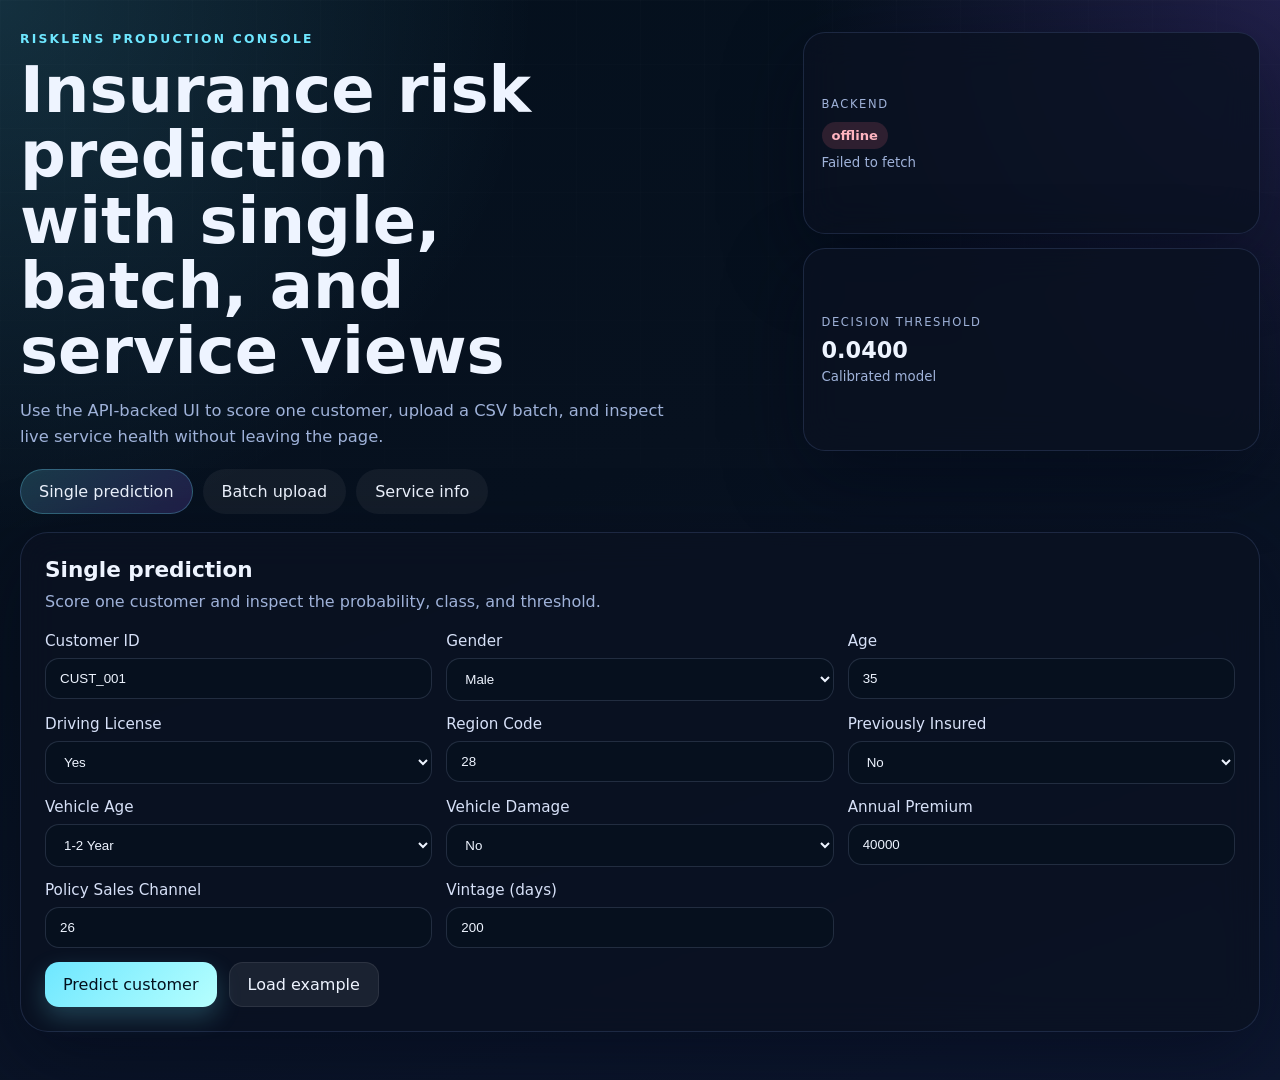
<file: frontend/index.html>
<!doctype html>
<html lang="en">
<head>
  <meta charset="utf-8">
  <meta name="viewport" content="width=device-width,initial-scale=1">
  <title>RiskLens - Insurance Risk Prediction</title>
  <link rel="stylesheet" href="styles.css">
</head>
<body>
  <div class="shell">
    <header class="hero">
      <div>
        <p class="eyebrow">RiskLens Production Console</p>
        <h1>Insurance risk prediction with single, batch, and service views</h1>
        <p class="lede">Use the API-backed UI to score one customer, upload a CSV batch, and inspect live service health without leaving the page.</p>
      </div>
      <div class="hero-stats">
        <div class="stat-card">
          <span class="stat-label">Backend</span>
          <strong id="backend-status">Checking...</strong>
          <small id="backend-status-detail">Connecting to API</small>
        </div>
        <div class="stat-card">
          <span class="stat-label">Decision threshold</span>
          <strong id="threshold-value">0.0400</strong>
          <small>Calibrated model</small>
        </div>
      </div>
    </header>

    <nav class="tabs" aria-label="Prediction modes">
      <button class="tab active" data-tab="single">Single prediction</button>
      <button class="tab" data-tab="batch">Batch upload</button>
      <button class="tab" data-tab="service">Service info</button>
    </nav>

    <main class="grid">
      <section class="panel tab-panel active" id="single-panel">
        <div class="panel-head">
          <div>
            <h2>Single prediction</h2>
            <p>Score one customer and inspect the probability, class, and threshold.</p>
          </div>
        </div>
        <form id="predict-form" class="form-grid">
          <label>
            Customer ID
            <input name="id" value="CUST_001" required>
          </label>
          <label>
            Gender
            <select name="gender">
              <option>Male</option>
              <option>Female</option>
            </select>
          </label>
          <label>
            Age
            <input type="number" name="age" value="35" min="18" max="120">
          </label>
          <label>
            Driving License
            <select name="driving_license">
              <option value="1">Yes</option>
              <option value="0">No</option>
            </select>
          </label>
          <label>
            Region Code
            <input type="number" name="region_code" value="28">
          </label>
          <label>
            Previously Insured
            <select name="previously_insured">
              <option value="0">No</option>
              <option value="1">Yes</option>
            </select>
          </label>
          <label>
            Vehicle Age
            <select name="vehicle_age">
              <option>1-2 Year</option>
              <option>&lt; 1 Year</option>
              <option>&gt; 2 Years</option>
            </select>
          </label>
          <label>
            Vehicle Damage
            <select name="vehicle_damage">
              <option>No</option>
              <option>Yes</option>
            </select>
          </label>
          <label>
            Annual Premium
            <input type="number" name="annual_premium" value="40000">
          </label>
          <label>
            Policy Sales Channel
            <input type="number" name="policy_sales_channel" value="26">
          </label>
          <label>
            Vintage (days)
            <input type="number" name="vintage" value="200">
          </label>
          <div class="form-actions">
            <button type="submit" class="primary">Predict customer</button>
            <button type="button" id="fill-example" class="secondary">Load example</button>
          </div>
        </form>
        <div id="result" class="result-card hidden"></div>
      </section>

      <section class="panel tab-panel" id="batch-panel">
        <div class="panel-head">
          <div>
            <h2>Batch prediction</h2>
            <p>Upload a CSV with the same columns as the single prediction form.</p>
          </div>
        </div>
        <div class="batch-layout">
          <div class="upload-card">
            <label class="file-drop">
              <input type="file" id="batch-file" accept=".csv,text/csv">
              <span>Drop or choose a CSV file</span>
              <small>Columns: id, gender, age, driving_license, region_code, previously_insured, vehicle_age, vehicle_damage, annual_premium, policy_sales_channel, vintage</small>
            </label>
            <div class="inline-actions">
              <button type="button" id="run-batch" class="primary">Run batch prediction</button>
              <button type="button" id="download-sample" class="secondary">Download sample CSV</button>
            </div>
          </div>
          <div class="batch-summary">
            <div class="summary-pill"><span>Rows</span><strong id="batch-rows">0</strong></div>
            <div class="summary-pill"><span>Positive rate</span><strong id="batch-positive-rate">0%</strong></div>
            <div class="summary-pill"><span>Highest risk</span><strong id="batch-top-risk">-</strong></div>
          </div>
        </div>
        <div id="batch-result" class="table-wrap hidden"></div>
      </section>

      <section class="panel tab-panel" id="service-panel">
        <div class="panel-head">
          <div>
            <h2>Service information</h2>
            <p>Quick checks for the deployed backend and model metadata.</p>
          </div>
        </div>
        <div class="service-grid">
          <button type="button" id="refresh-health" class="info-card clickable">
            <span class="card-label">Health</span>
            <strong id="health-value">Refresh</strong>
            <small id="health-detail">Live API status</small>
          </button>
          <button type="button" id="refresh-model" class="info-card clickable">
            <span class="card-label">Model info</span>
            <strong id="model-name">Load model</strong>
            <small id="model-detail">Version and threshold</small>
          </button>
          <a class="info-card link-card" href="https://risklens-erez.onrender.com/docs" target="_blank" rel="noreferrer">
            <span class="card-label">Docs</span>
            <strong>Open API docs</strong>
            <small>/docs endpoint</small>
          </a>
        </div>
      </section>
    </main>
  </div>
  <script src="app.js"></script>
</body>
</html>
</file>
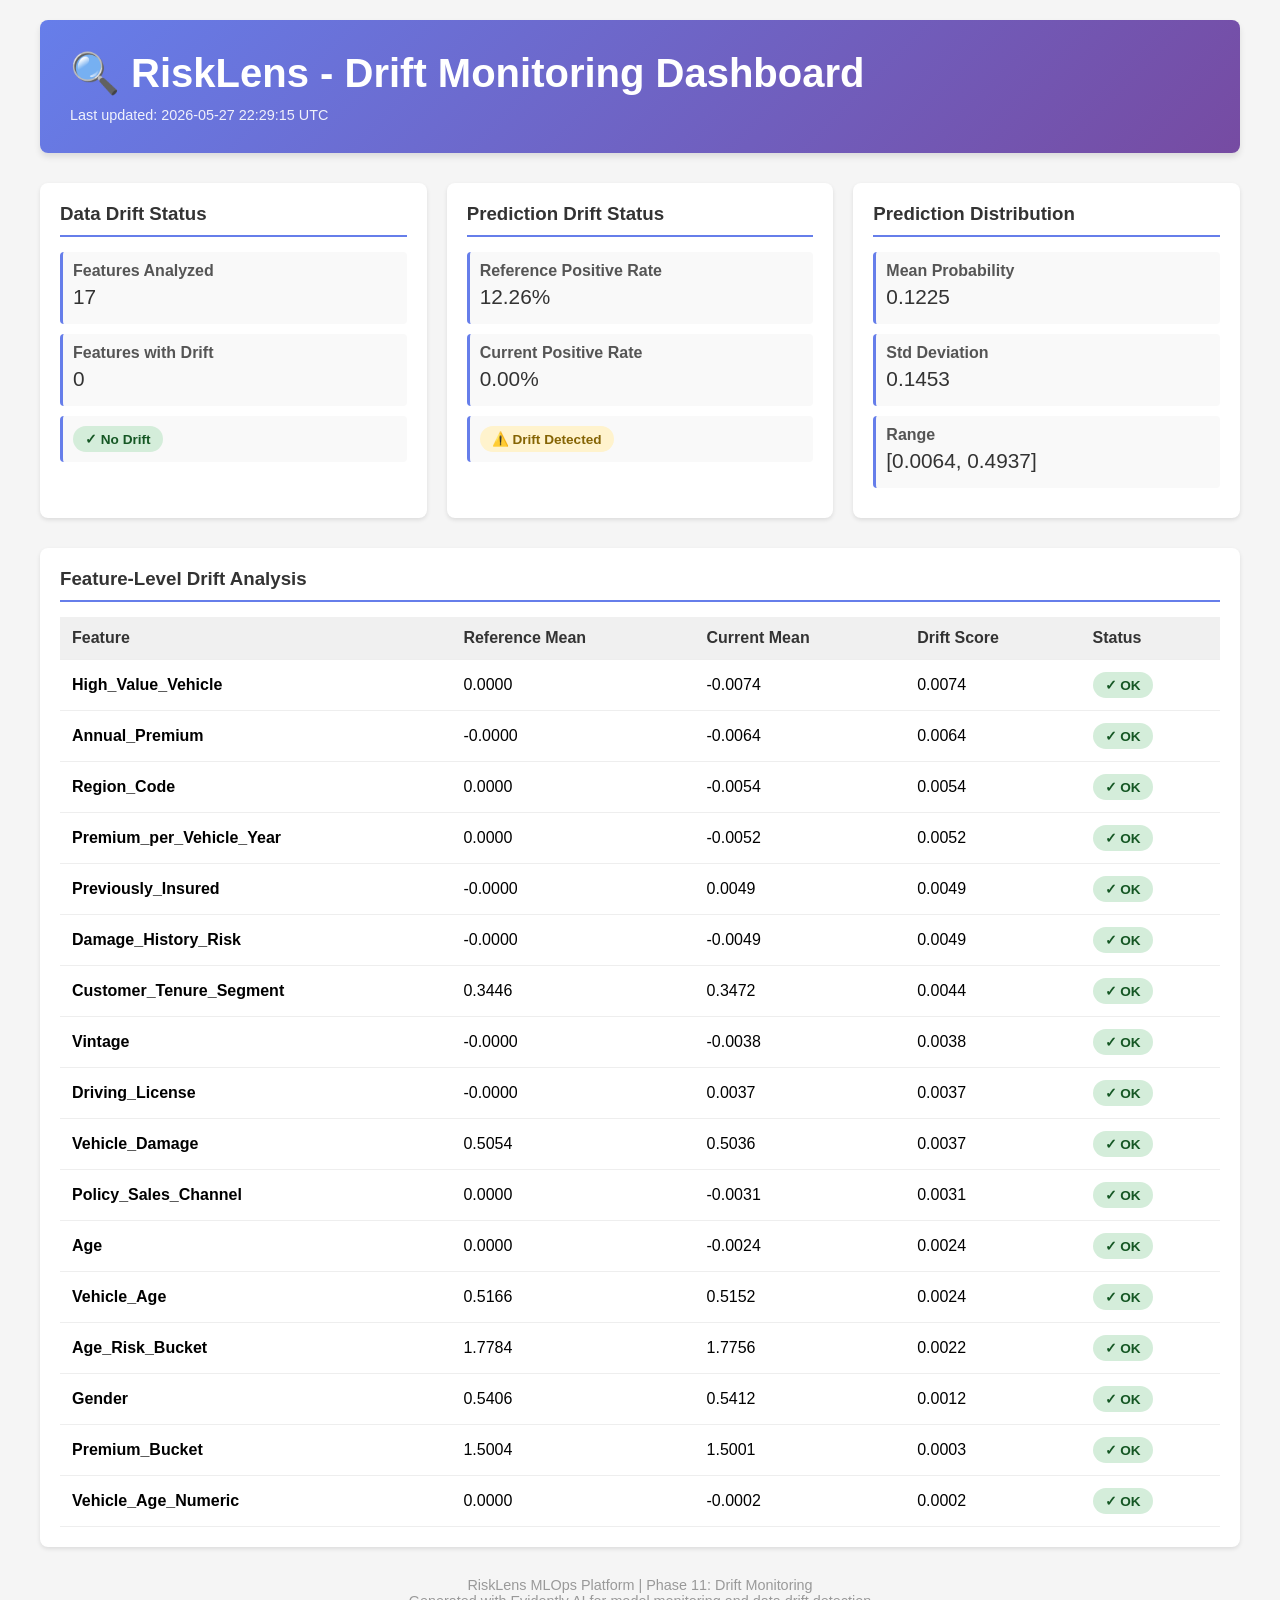
<file: monitoring/drift_dashboard.html>
<!DOCTYPE html>
<html>
<head>
    <title>RiskLens - Drift Monitoring Dashboard</title>
    <style>
        * { margin: 0; padding: 0; box-sizing: border-box; }
        body {
            font-family: -apple-system, BlinkMacSystemFont, 'Segoe UI', Roboto, 'Helvetica Neue', Arial, sans-serif;
            background: #f5f5f5;
            padding: 20px;
        }
        .container {
            max-width: 1200px;
            margin: 0 auto;
        }
        header {
            background: linear-gradient(135deg, #667eea 0%, #764ba2 100%);
            color: white;
            padding: 30px;
            border-radius: 8px;
            margin-bottom: 30px;
            box-shadow: 0 4px 6px rgba(0,0,0,0.1);
        }
        h1 { font-size: 2.5em; margin-bottom: 10px; }
        .timestamp { font-size: 0.9em; opacity: 0.9; }
        
        .grid {
            display: grid;
            grid-template-columns: repeat(auto-fit, minmax(250px, 1fr));
            gap: 20px;
            margin-bottom: 30px;
        }
        
        .card {
            background: white;
            padding: 20px;
            border-radius: 8px;
            box-shadow: 0 2px 4px rgba(0,0,0,0.1);
        }
        
        .card h3 { color: #333; margin-bottom: 15px; border-bottom: 2px solid #667eea; padding-bottom: 10px; }
        
        .metric {
            margin: 10px 0;
            padding: 10px;
            background: #f9f9f9;
            border-left: 3px solid #667eea;
            border-radius: 4px;
        }
        
        .metric-label { font-weight: 600; color: #555; }
        .metric-value { font-size: 1.3em; color: #333; margin: 5px 0; }
        
        .status {
            display: inline-block;
            padding: 5px 12px;
            border-radius: 20px;
            font-size: 0.85em;
            font-weight: 600;
        }
        
        .status.warning {
            background: #fff3cd;
            color: #856404;
        }
        
        .status.success {
            background: #d4edda;
            color: #155724;
        }
        
        .status.danger {
            background: #f8d7da;
            color: #721c24;
        }
        
        table {
            width: 100%;
            border-collapse: collapse;
            margin-top: 15px;
        }
        
        table th, table td {
            padding: 12px;
            text-align: left;
            border-bottom: 1px solid #eee;
        }
        
        table th {
            background: #f0f0f0;
            font-weight: 600;
            color: #333;
        }
        
        table tr:hover {
            background: #f9f9f9;
        }
        
        .footer {
            text-align: center;
            color: #999;
            margin-top: 30px;
            font-size: 0.9em;
        }
    </style>
</head>
<body>
    <div class="container">
        <header>
            <h1>🔍 RiskLens - Drift Monitoring Dashboard</h1>
            <div class="timestamp">Last updated: 2026-05-27 22:29:15 UTC</div>
        </header>
        
        <div class="grid">
            <div class="card">
                <h3>Data Drift Status</h3>
                <div class="metric">
                    <div class="metric-label">Features Analyzed</div>
                    <div class="metric-value">17</div>
                </div>
                <div class="metric">
                    <div class="metric-label">Features with Drift</div>
                    <div class="metric-value">0</div>
                </div>
                <div class="metric">
                    <span class="status success">
                        ✓ No Drift
                    </span>
                </div>
            </div>
            
            <div class="card">
                <h3>Prediction Drift Status</h3>
                <div class="metric">
                    <div class="metric-label">Reference Positive Rate</div>
                    <div class="metric-value">12.26%</div>
                </div>
                <div class="metric">
                    <div class="metric-label">Current Positive Rate</div>
                    <div class="metric-value">0.00%</div>
                </div>
                <div class="metric">
                    <span class="status warning">
                        ⚠️ Drift Detected
                    </span>
                </div>
            </div>
            
            <div class="card">
                <h3>Prediction Distribution</h3>
                <div class="metric">
                    <div class="metric-label">Mean Probability</div>
                    <div class="metric-value">0.1225</div>
                </div>
                <div class="metric">
                    <div class="metric-label">Std Deviation</div>
                    <div class="metric-value">0.1453</div>
                </div>
                <div class="metric">
                    <div class="metric-label">Range</div>
                    <div class="metric-value">[0.0064, 0.4937]</div>
                </div>
            </div>
        </div>
        
        <div class="card">
            <h3>Feature-Level Drift Analysis</h3>
            <table>
                <thead>
                    <tr>
                        <th>Feature</th>
                        <th>Reference Mean</th>
                        <th>Current Mean</th>
                        <th>Drift Score</th>
                        <th>Status</th>
                    </tr>
                </thead>
                <tbody>
    
                    <tr>
                        <td><strong>High_Value_Vehicle</strong></td>
                        <td>0.0000</td>
                        <td>-0.0074</td>
                        <td>0.0074</td>
                        <td><span class="status success">✓ OK</span></td>
                    </tr>
        
                    <tr>
                        <td><strong>Annual_Premium</strong></td>
                        <td>-0.0000</td>
                        <td>-0.0064</td>
                        <td>0.0064</td>
                        <td><span class="status success">✓ OK</span></td>
                    </tr>
        
                    <tr>
                        <td><strong>Region_Code</strong></td>
                        <td>0.0000</td>
                        <td>-0.0054</td>
                        <td>0.0054</td>
                        <td><span class="status success">✓ OK</span></td>
                    </tr>
        
                    <tr>
                        <td><strong>Premium_per_Vehicle_Year</strong></td>
                        <td>0.0000</td>
                        <td>-0.0052</td>
                        <td>0.0052</td>
                        <td><span class="status success">✓ OK</span></td>
                    </tr>
        
                    <tr>
                        <td><strong>Previously_Insured</strong></td>
                        <td>-0.0000</td>
                        <td>0.0049</td>
                        <td>0.0049</td>
                        <td><span class="status success">✓ OK</span></td>
                    </tr>
        
                    <tr>
                        <td><strong>Damage_History_Risk</strong></td>
                        <td>-0.0000</td>
                        <td>-0.0049</td>
                        <td>0.0049</td>
                        <td><span class="status success">✓ OK</span></td>
                    </tr>
        
                    <tr>
                        <td><strong>Customer_Tenure_Segment</strong></td>
                        <td>0.3446</td>
                        <td>0.3472</td>
                        <td>0.0044</td>
                        <td><span class="status success">✓ OK</span></td>
                    </tr>
        
                    <tr>
                        <td><strong>Vintage</strong></td>
                        <td>-0.0000</td>
                        <td>-0.0038</td>
                        <td>0.0038</td>
                        <td><span class="status success">✓ OK</span></td>
                    </tr>
        
                    <tr>
                        <td><strong>Driving_License</strong></td>
                        <td>-0.0000</td>
                        <td>0.0037</td>
                        <td>0.0037</td>
                        <td><span class="status success">✓ OK</span></td>
                    </tr>
        
                    <tr>
                        <td><strong>Vehicle_Damage</strong></td>
                        <td>0.5054</td>
                        <td>0.5036</td>
                        <td>0.0037</td>
                        <td><span class="status success">✓ OK</span></td>
                    </tr>
        
                    <tr>
                        <td><strong>Policy_Sales_Channel</strong></td>
                        <td>0.0000</td>
                        <td>-0.0031</td>
                        <td>0.0031</td>
                        <td><span class="status success">✓ OK</span></td>
                    </tr>
        
                    <tr>
                        <td><strong>Age</strong></td>
                        <td>0.0000</td>
                        <td>-0.0024</td>
                        <td>0.0024</td>
                        <td><span class="status success">✓ OK</span></td>
                    </tr>
        
                    <tr>
                        <td><strong>Vehicle_Age</strong></td>
                        <td>0.5166</td>
                        <td>0.5152</td>
                        <td>0.0024</td>
                        <td><span class="status success">✓ OK</span></td>
                    </tr>
        
                    <tr>
                        <td><strong>Age_Risk_Bucket</strong></td>
                        <td>1.7784</td>
                        <td>1.7756</td>
                        <td>0.0022</td>
                        <td><span class="status success">✓ OK</span></td>
                    </tr>
        
                    <tr>
                        <td><strong>Gender</strong></td>
                        <td>0.5406</td>
                        <td>0.5412</td>
                        <td>0.0012</td>
                        <td><span class="status success">✓ OK</span></td>
                    </tr>
        
                    <tr>
                        <td><strong>Premium_Bucket</strong></td>
                        <td>1.5004</td>
                        <td>1.5001</td>
                        <td>0.0003</td>
                        <td><span class="status success">✓ OK</span></td>
                    </tr>
        
                    <tr>
                        <td><strong>Vehicle_Age_Numeric</strong></td>
                        <td>0.0000</td>
                        <td>-0.0002</td>
                        <td>0.0002</td>
                        <td><span class="status success">✓ OK</span></td>
                    </tr>
        
                </tbody>
            </table>
        </div>
        
        <div class="footer">
            <p>RiskLens MLOps Platform | Phase 11: Drift Monitoring</p>
            <p>Generated with Evidently AI for model monitoring and data drift detection</p>
        </div>
    </div>
</body>
</html>
</file>
<file: frontend/styles.css>
*{box-sizing:border-box}
:root{
	color-scheme:light;
	--bg:#07111f;
	--bg-soft:#101d33;
	--panel:rgba(10,18,33,.82);
	--panel-border:rgba(144,174,255,.15);
	--text:#eef4ff;
	--muted:#9fb2d9;
	--accent:#6ee7ff;
	--accent-2:#8b5cf6;
	--success:#34d399;
	--warning:#fbbf24;
	--danger:#fb7185;
	--shadow:0 24px 80px rgba(2,6,23,.45);
}

body{
	margin:0;
	min-height:100vh;
	color:var(--text);
	font-family:Inter,system-ui,Segoe UI,Arial,sans-serif;
	background:
		radial-gradient(circle at top left, rgba(110,231,255,.15), transparent 32%),
		radial-gradient(circle at top right, rgba(139,92,246,.20), transparent 28%),
		linear-gradient(160deg, #04101d 0%, #07111f 45%, #0d1730 100%);
}

body::before{
	content:"";
	position:fixed;
	inset:0;
	pointer-events:none;
	background-image:linear-gradient(rgba(255,255,255,.02) 1px, transparent 1px), linear-gradient(90deg, rgba(255,255,255,.02) 1px, transparent 1px);
	background-size:64px 64px;
	mask-image:linear-gradient(to bottom, rgba(0,0,0,.7), transparent 90%);
}

.shell{
	width:min(1240px, calc(100% - 32px));
	margin:32px auto 48px;
}

.hero{
	display:grid;
	grid-template-columns:minmax(0,1.5fr) minmax(280px,.9fr);
	gap:20px;
	align-items:stretch;
	margin-bottom:18px;
}

.eyebrow{
	margin:0 0 12px;
	color:var(--accent);
	text-transform:uppercase;
	letter-spacing:.18em;
	font-size:.77rem;
	font-weight:700;
}

h1{
	margin:0;
	font-size:clamp(2.2rem, 5vw, 4rem);
	line-height:1.02;
	max-width:12ch;
}

.lede{
	max-width:64ch;
	margin:14px 0 0;
	color:var(--muted);
	font-size:1.02rem;
	line-height:1.6;
}

.hero-stats{
	display:grid;
	gap:14px;
}

.stat-card,
.panel,
.info-card,
.summary-pill,
.result-card,
.upload-card{
	background:var(--panel);
	border:1px solid var(--panel-border);
	box-shadow:var(--shadow);
	backdrop-filter:blur(18px);
}

.stat-card{
	padding:18px;
	border-radius:22px;
	display:flex;
	flex-direction:column;
	justify-content:center;
	min-height:124px;
}

.stat-label,
.card-label{
	text-transform:uppercase;
	letter-spacing:.14em;
	color:var(--muted);
	font-size:.72rem;
}

.stat-card strong,
.info-card strong,
.summary-pill strong{
	margin-top:8px;
	font-size:1.4rem;
}

.stat-card small,
.info-card small{
	margin-top:6px;
	color:var(--muted);
}

.tabs{
	display:flex;
	gap:10px;
	flex-wrap:wrap;
	margin:18px 0;
}

.tab{
	border:1px solid transparent;
	background:rgba(255,255,255,.05);
	color:var(--text);
	padding:12px 18px;
	border-radius:999px;
	cursor:pointer;
	transition:transform .15s ease, background .2s ease, border-color .2s ease;
}

.tab:hover,
.tab:focus-visible,
button:hover,
button:focus-visible,
.clickable:hover,
.clickable:focus-visible{
	transform:translateY(-1px);
}

.tab.active{
	background:linear-gradient(135deg, rgba(110,231,255,.18), rgba(139,92,246,.2));
	border-color:rgba(110,231,255,.28);
}

.grid{
	display:grid;
	gap:18px;
}

.panel{
	border-radius:28px;
	padding:24px;
}

.tab-panel{display:none;}
.tab-panel.active{display:block;animation:fadeUp .22s ease-out;}

.panel-head{
	display:flex;
	align-items:flex-end;
	justify-content:space-between;
	gap:16px;
	margin-bottom:18px;
}

.panel-head h2{margin:0;font-size:1.35rem;}
.panel-head p{margin:8px 0 0;color:var(--muted);line-height:1.5;}

.form-grid{
	display:grid;
	grid-template-columns:repeat(3, minmax(0, 1fr));
	gap:14px;
}

.form-grid label,
.file-drop,
.info-card,
.summary-pill{
	border-radius:18px;
}

.form-grid label{
	display:flex;
	flex-direction:column;
	gap:8px;
	color:#d7e1f8;
	font-size:.95rem;
}

input,
select,
textarea{
	width:100%;
	border-radius:14px;
	border:1px solid rgba(159,178,217,.18);
	background:rgba(7,17,31,.95);
	color:var(--text);
	padding:12px 14px;
	outline:none;
}

input:focus,
select:focus,
textarea:focus{
	border-color:rgba(110,231,255,.55);
	box-shadow:0 0 0 4px rgba(110,231,255,.12);
}

.form-actions,
.inline-actions{
	grid-column:1 / -1;
	display:flex;
	gap:12px;
	flex-wrap:wrap;
}

button,
.link-card{
	font:inherit;
}

button{
	border:none;
	border-radius:14px;
	padding:12px 18px;
	cursor:pointer;
	transition:transform .15s ease, box-shadow .2s ease, background .2s ease;
}

.primary{
	color:#03111d;
	background:linear-gradient(135deg, var(--accent), #b6fffe);
	box-shadow:0 10px 24px rgba(110,231,255,.22);
}

.secondary{
	color:var(--text);
	background:rgba(255,255,255,.07);
	border:1px solid rgba(255,255,255,.08);
}

.result-card{
	margin-top:16px;
	border-radius:22px;
	padding:18px;
}

.result-grid{
	display:grid;
	grid-template-columns:repeat(4, minmax(0, 1fr));
	gap:12px;
	margin-top:14px;
}

.metric{
	padding:14px;
	border-radius:18px;
	background:rgba(255,255,255,.04);
	border:1px solid rgba(255,255,255,.07);
}

.metric span{display:block;color:var(--muted);font-size:.8rem;margin-bottom:6px;}
.metric strong{font-size:1.2rem;}

.confidence-bar{
	margin-top:14px;
	height:12px;
	border-radius:999px;
	background:rgba(255,255,255,.08);
	overflow:hidden;
}

.confidence-bar > div{
	height:100%;
	width:0;
	border-radius:inherit;
	background:linear-gradient(90deg, var(--accent), var(--accent-2));
	transition:width .4s ease;
}

.batch-layout{
	display:grid;
	grid-template-columns:minmax(0,1.15fr) minmax(280px,.85fr);
	gap:16px;
}

.upload-card{
	padding:18px;
	border-radius:22px;
}

.file-drop{
	display:flex;
	flex-direction:column;
	gap:10px;
	padding:22px;
	border:1px dashed rgba(159,178,217,.28);
	background:rgba(255,255,255,.03);
	cursor:pointer;
}

.file-drop input{padding:0;border:none;background:transparent;}
.file-drop span{font-size:1.02rem;font-weight:700;}
.file-drop small{color:var(--muted);line-height:1.5;}

.batch-summary{
	display:grid;
	gap:12px;
}

.summary-pill,
.info-card{
	padding:16px;
}

.summary-pill{
	display:flex;
	flex-direction:column;
	justify-content:center;
	min-height:100px;
}

.service-grid{
	display:grid;
	grid-template-columns:repeat(3, minmax(0, 1fr));
	gap:14px;
}

.info-card{
	display:flex;
	flex-direction:column;
	text-align:left;
	color:var(--text);
	text-decoration:none;
}

.clickable{cursor:pointer;}

.link-card strong{margin-top:8px;}

.table-wrap{
	margin-top:18px;
	overflow:auto;
	border-radius:22px;
	border:1px solid rgba(255,255,255,.08);
}

table{
	width:100%;
	border-collapse:collapse;
	background:rgba(7,17,31,.82);
}

th,
td{
	padding:12px 14px;
	border-bottom:1px solid rgba(255,255,255,.06);
	text-align:left;
	white-space:nowrap;
}

th{
	color:var(--muted);
	font-size:.8rem;
	text-transform:uppercase;
	letter-spacing:.08em;
}

.badge{
	display:inline-flex;
	align-items:center;
	gap:6px;
	padding:6px 10px;
	border-radius:999px;
	font-size:.82rem;
	font-weight:700;
}

.badge.good{background:rgba(52,211,153,.15);color:#8bf4c8;}
.badge.warn{background:rgba(251,191,36,.15);color:#ffe39c;}
.badge.bad{background:rgba(251,113,133,.15);color:#ffb4c0;}

.hidden{display:none !important;}

@keyframes fadeUp{
	from{opacity:0;transform:translateY(10px)}
	to{opacity:1;transform:translateY(0)}
}

@media (max-width: 960px){
	.hero,
	.batch-layout,
	.service-grid,
	.result-grid{
		grid-template-columns:1fr;
	}

	.form-grid{grid-template-columns:1fr 1fr;}
}

@media (max-width: 640px){
	.shell{width:min(100% - 20px, 1240px);margin:16px auto 28px;}
	.panel{padding:18px;}
	.form-grid{grid-template-columns:1fr;}
	h1{max-width:none;}
	.tabs{display:grid;grid-template-columns:1fr;}
}
</file>
